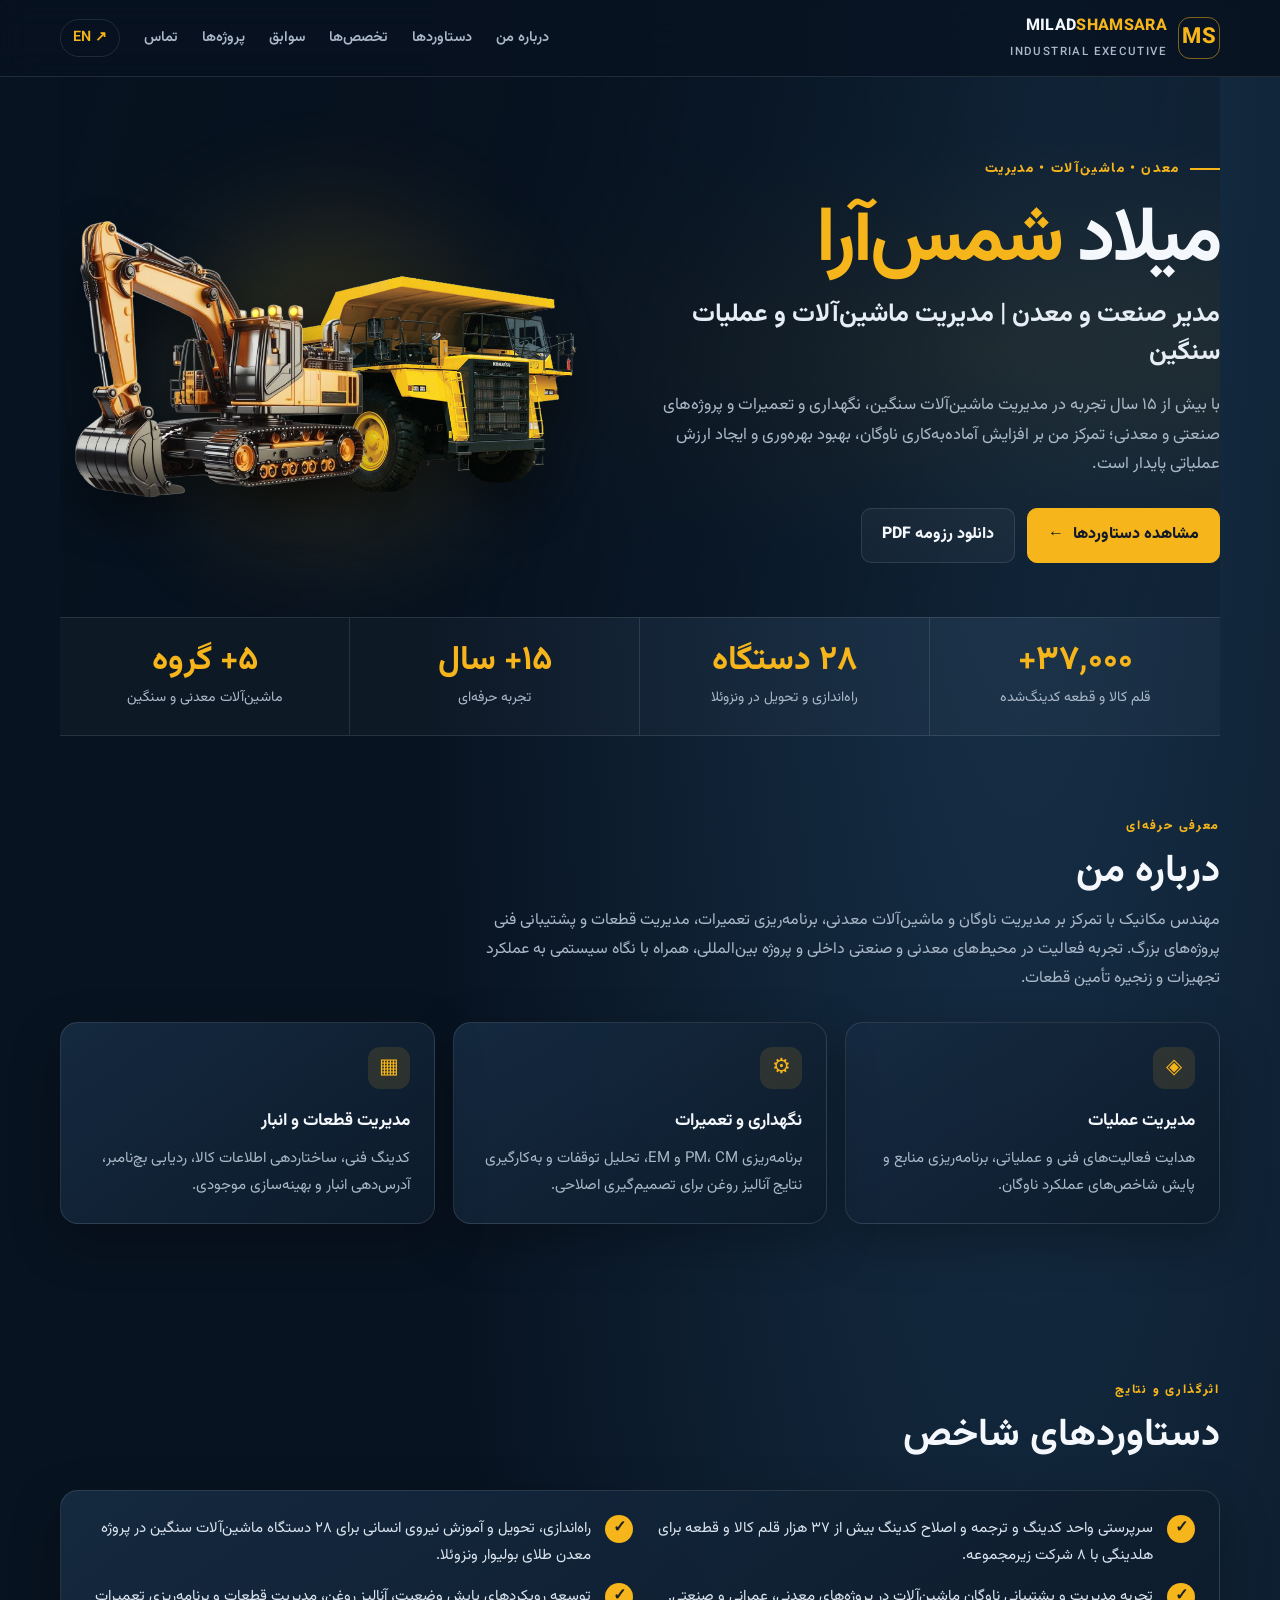
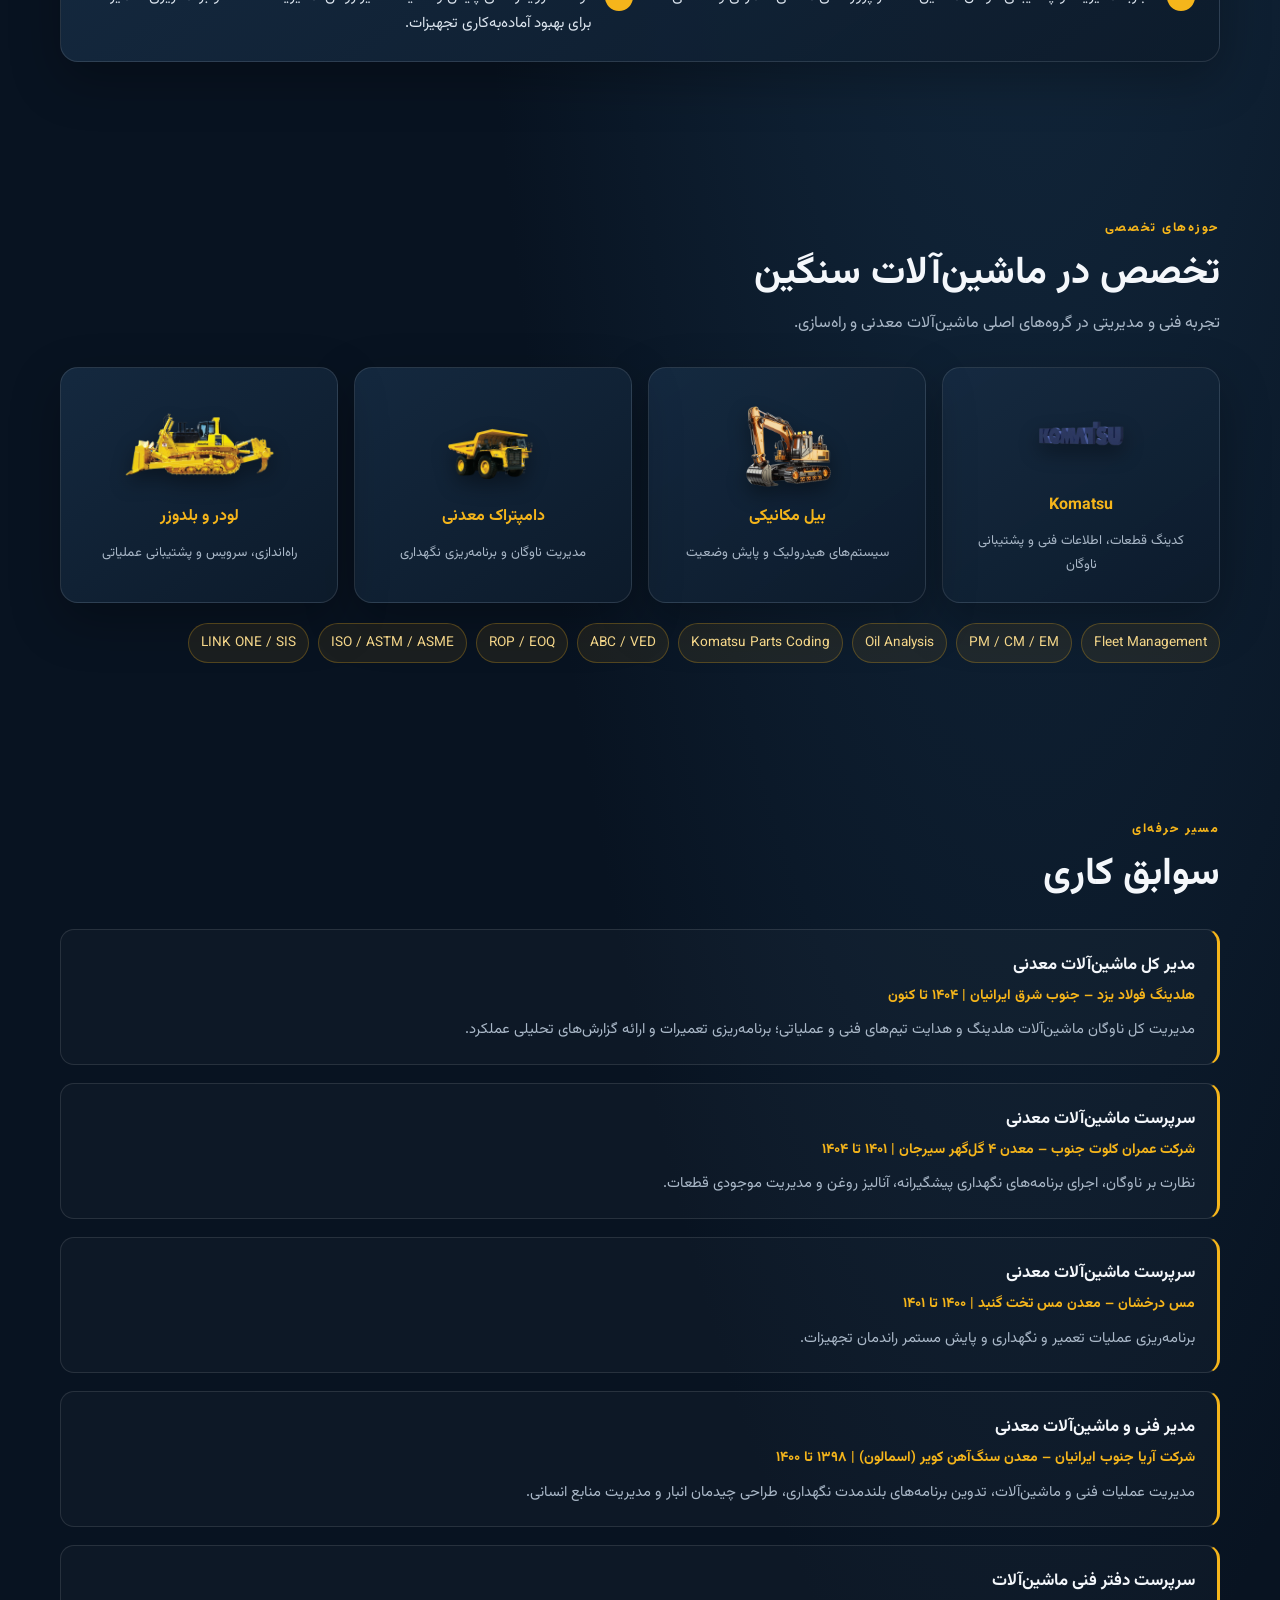
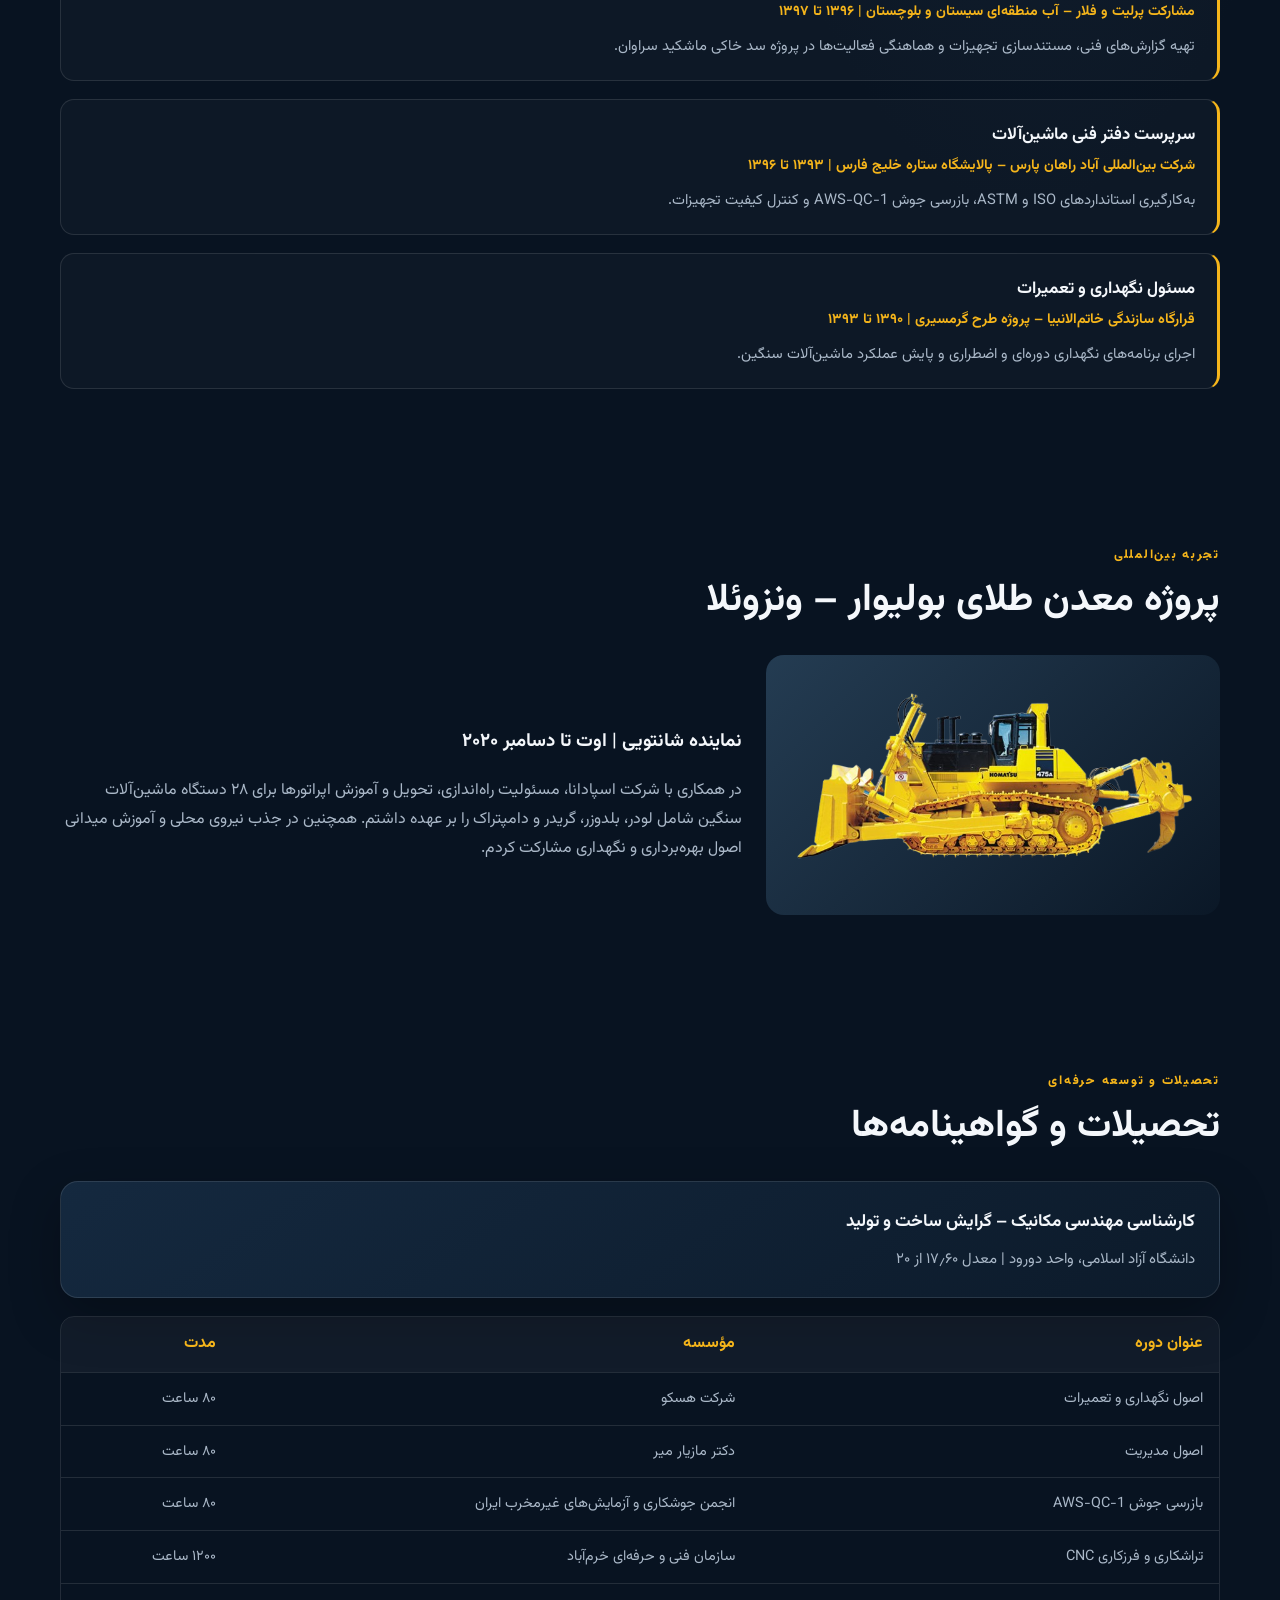
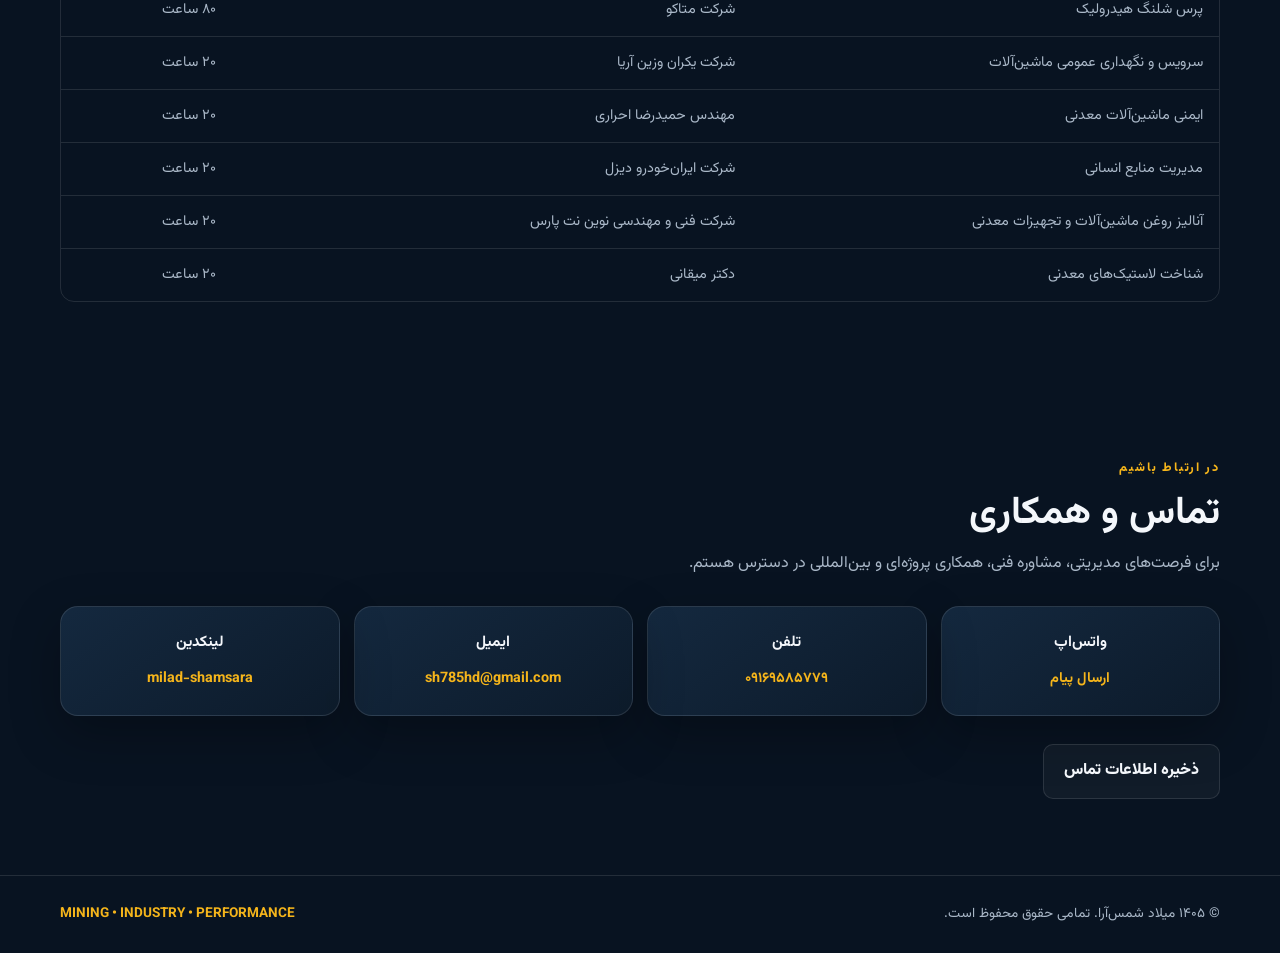
<file: index.html>
<!DOCTYPE html>
<html lang="fa" dir="rtl">
<head>
<meta charset="utf-8"><meta name="viewport" content="width=device-width, initial-scale=1">
<title>میلاد شمس‌آرا | مدیریت ماشین‌آلات و عملیات معدنی</title>
<meta name="description" content="میلاد شمس‌آرا؛ مدیر ماشین‌آلات و متخصص مدیریت ناوگان، نگهداری و تعمیرات، کدینگ قطعات و پروژه‌های معدنی.">
<meta name="theme-color" content="#081321"><meta property="og:type" content="website"><meta property="og:title" content="میلاد شمس‌آرا | مدیر صنعت و معدن"><meta property="og:description" content="مدیریت ماشین‌آلات سنگین، تعمیرات و نگهداری و بهبود عملکرد عملیات معدنی."><meta property="og:url" content="https://miladshamsara.github.io/">
<link rel="canonical" href="https://miladshamsara.github.io/"><link rel="stylesheet" href="assets/style.css">
</head>
<body>
<header class="site-header"><div class="container header-inner"><a class="brand" href="#top"><span class="brand-mark">MS</span><span class="brand-name">MILAD<span>SHAMSARA</span><small>INDUSTRIAL EXECUTIVE</small></span></a><nav class="nav" aria-label="ناوبری اصلی"><a href="#about">درباره من</a><a href="#achievements">دستاوردها</a><a href="#expertise">تخصص‌ها</a><a href="#experience">سوابق</a><a href="#projects">پروژه‌ها</a><a href="#contact">تماس</a><a class="lang" href="en/" lang="en" dir="ltr">EN ↗</a></nav></div></header>
<main id="top">
<section class="hero container"><div class="hero-copy"><span class="eyebrow">معدن • ماشین‌آلات • مدیریت</span><h1>میلاد <span>شمس‌آرا</span></h1><h2>مدیر صنعت و معدن | مدیریت ماشین‌آلات و عملیات سنگین</h2><p class="lead">با بیش از ۱۵ سال تجربه در مدیریت ماشین‌آلات سنگین، نگهداری و تعمیرات و پروژه‌های صنعتی و معدنی؛ تمرکز من بر افزایش آماده‌به‌کاری ناوگان، بهبود بهره‌وری و ایجاد ارزش عملیاتی پایدار است.</p><div class="hero-actions"><a class="btn btn-primary" href="#achievements">مشاهده دستاوردها <span>←</span></a><a class="btn btn-secondary" href="assets/resume-fa.pdf" download>دانلود رزومه PDF</a></div></div><div class="hero-visual" aria-label="ماشین‌آلات سنگین معدنی"><img class="hero-truck" src="assets/dump-truck.png" alt="دامپتراک معدنی"><img class="hero-excavator" src="assets/excavator.png" alt="بیل مکانیکی معدنی"></div></section>
<section class="metrics container" aria-label="دستاوردهای شاخص"><div class="metric"><strong>۳۷٬۰۰۰+</strong><span>قلم کالا و قطعه کدینگ‌شده</span></div><div class="metric"><strong>۲۸ دستگاه</strong><span>راه‌اندازی و تحویل در ونزوئلا</span></div><div class="metric"><strong>۱۵+ سال</strong><span>تجربه حرفه‌ای</span></div><div class="metric"><strong>۵+ گروه</strong><span>ماشین‌آلات معدنی و سنگین</span></div></section>
<section class="section container" id="about"><div class="section-head"><span class="section-kicker">معرفی حرفه‌ای</span><h2>درباره من</h2><p class="section-intro">مهندس مکانیک با تمرکز بر مدیریت ناوگان و ماشین‌آلات معدنی، برنامه‌ریزی تعمیرات، مدیریت قطعات و پشتیبانی فنی پروژه‌های بزرگ. تجربه فعالیت در محیط‌های معدنی و صنعتی داخلی و پروژه بین‌المللی، همراه با نگاه سیستمی به عملکرد تجهیزات و زنجیره تأمین قطعات.</p></div><div class="grid"><article class="panel"><div class="panel-icon">◈</div><h3>مدیریت عملیات</h3><p>هدایت فعالیت‌های فنی و عملیاتی، برنامه‌ریزی منابع و پایش شاخص‌های عملکرد ناوگان.</p></article><article class="panel"><div class="panel-icon">⚙</div><h3>نگهداری و تعمیرات</h3><p>برنامه‌ریزی PM، CM و EM، تحلیل توقفات و به‌کارگیری نتایج آنالیز روغن برای تصمیم‌گیری اصلاحی.</p></article><article class="panel"><div class="panel-icon">▦</div><h3>مدیریت قطعات و انبار</h3><p>کدینگ فنی، ساختاردهی اطلاعات کالا، ردیابی بچ‌نامبر، آدرس‌دهی انبار و بهینه‌سازی موجودی.</p></article></div></section>
<section class="section container" id="achievements"><div class="section-head"><span class="section-kicker">اثرگذاری و نتایج</span><h2>دستاوردهای شاخص</h2></div><div class="panel achievement-list"><div class="achievement"><span class="check">✓</span><p>سرپرستی واحد کدینگ و ترجمه و اصلاح کدینگ بیش از ۳۷ هزار قلم کالا و قطعه برای هلدینگی با ۸ شرکت زیرمجموعه.</p></div><div class="achievement"><span class="check">✓</span><p>راه‌اندازی، تحویل و آموزش نیروی انسانی برای ۲۸ دستگاه ماشین‌آلات سنگین در پروژه معدن طلای بولیوار ونزوئلا.</p></div><div class="achievement"><span class="check">✓</span><p>تجربه مدیریت و پشتیبانی ناوگان ماشین‌آلات در پروژه‌های معدنی، عمرانی و صنعتی.</p></div><div class="achievement"><span class="check">✓</span><p>توسعه رویکردهای پایش وضعیت، آنالیز روغن، مدیریت قطعات و برنامه‌ریزی تعمیرات برای بهبود آماده‌به‌کاری تجهیزات.</p></div></div></section>
<section class="section container" id="expertise"><div class="section-head"><span class="section-kicker">حوزه‌های تخصصی</span><h2>تخصص در ماشین‌آلات سنگین</h2><p class="section-intro">تجربه فنی و مدیریتی در گروه‌های اصلی ماشین‌آلات معدنی و راه‌سازی.</p></div><div class="equipment"><article class="panel equipment-card"><img src="assets/komatsu-logo.png" alt="لوگوی Komatsu"><h3>Komatsu</h3><p>کدینگ قطعات، اطلاعات فنی و پشتیبانی ناوگان</p></article><article class="panel equipment-card"><img src="assets/excavator.png" alt="بیل مکانیکی"><h3>بیل مکانیکی</h3><p>سیستم‌های هیدرولیک و پایش وضعیت</p></article><article class="panel equipment-card"><img src="assets/dump-truck.png" alt="دامپتراک"><h3>دامپتراک معدنی</h3><p>مدیریت ناوگان و برنامه‌ریزی نگهداری</p></article><article class="panel equipment-card"><img src="assets/loader.png" alt="ماشین‌آلات بارگیری و بلدوزر"><h3>لودر و بلدوزر</h3><p>راه‌اندازی، سرویس و پشتیبانی عملیاتی</p></article></div><div class="tags" style="margin-top:20px"><span class="tag">Fleet Management</span><span class="tag">PM / CM / EM</span><span class="tag">Oil Analysis</span><span class="tag">Komatsu Parts Coding</span><span class="tag">ABC / VED</span><span class="tag">ROP / EOQ</span><span class="tag">ISO / ASTM / ASME</span><span class="tag">LINK ONE / SIS</span></div></section>
<section class="section container" id="experience"><div class="section-head"><span class="section-kicker">مسیر حرفه‌ای</span><h2>سوابق کاری</h2></div><div class="timeline">
<article class="job"><h3>مدیر کل ماشین‌آلات معدنی</h3><p class="job-meta">هلدینگ فولاد یزد – جنوب شرق ایرانیان | ۱۴۰۴ تا کنون</p><p>مدیریت کل ناوگان ماشین‌آلات هلدینگ و هدایت تیم‌های فنی و عملیاتی؛ برنامه‌ریزی تعمیرات و ارائه گزارش‌های تحلیلی عملکرد.</p></article>
<article class="job"><h3>سرپرست ماشین‌آلات معدنی</h3><p class="job-meta">شرکت عمران کلوت جنوب – معدن ۴ گل‌گهر سیرجان | ۱۴۰۱ تا ۱۴۰۴</p><p>نظارت بر ناوگان، اجرای برنامه‌های نگهداری پیشگیرانه، آنالیز روغن و مدیریت موجودی قطعات.</p></article>
<article class="job"><h3>سرپرست ماشین‌آلات معدنی</h3><p class="job-meta">مس درخشان – معدن مس تخت گنبد | ۱۴۰۰ تا ۱۴۰۱</p><p>برنامه‌ریزی عملیات تعمیر و نگهداری و پایش مستمر راندمان تجهیزات.</p></article>
<article class="job"><h3>مدیر فنی و ماشین‌آلات معدنی</h3><p class="job-meta">شرکت آریا جنوب ایرانیان – معدن سنگ‌آهن کویر (اسمالون) | ۱۳۹۸ تا ۱۴۰۰</p><p>مدیریت عملیات فنی و ماشین‌آلات، تدوین برنامه‌های بلندمدت نگهداری، طراحی چیدمان انبار و مدیریت منابع انسانی.</p></article>
<article class="job"><h3>سرپرست دفتر فنی ماشین‌آلات</h3><p class="job-meta">مشارکت پرلیت و فلار – آب منطقه‌ای سیستان و بلوچستان | ۱۳۹۶ تا ۱۳۹۷</p><p>تهیه گزارش‌های فنی، مستندسازی تجهیزات و هماهنگی فعالیت‌ها در پروژه سد خاکی ماشکید سراوان.</p></article>
<article class="job"><h3>سرپرست دفتر فنی ماشین‌آلات</h3><p class="job-meta">شرکت بین‌المللی آباد راهان پارس – پالایشگاه ستاره خلیج فارس | ۱۳۹۳ تا ۱۳۹۶</p><p>به‌کارگیری استانداردهای ISO و ASTM، بازرسی جوش AWS-QC-1 و کنترل کیفیت تجهیزات.</p></article>
<article class="job"><h3>مسئول نگهداری و تعمیرات</h3><p class="job-meta">قرارگاه سازندگی خاتم‌الانبیا – پروژه طرح گرمسیری | ۱۳۹۰ تا ۱۳۹۳</p><p>اجرای برنامه‌های نگهداری دوره‌ای و اضطراری و پایش عملکرد ماشین‌آلات سنگین.</p></article>
</div></section>
<section class="section container" id="projects"><div class="section-head"><span class="section-kicker">تجربه بین‌المللی</span><h2>پروژه معدن طلای بولیوار – ونزوئلا</h2></div><div class="project-feature"><div class="project-photo"><img src="assets/loader.png" alt="ماشین‌آلات سنگین پروژه معدنی"></div><div><h3>نماینده شانتویی | اوت تا دسامبر ۲۰۲۰</h3><p class="section-intro">در همکاری با شرکت اسپادانا، مسئولیت راه‌اندازی، تحویل و آموزش اپراتورها برای ۲۸ دستگاه ماشین‌آلات سنگین شامل لودر، بلدوزر، گریدر و دامپتراک را بر عهده داشتم. همچنین در جذب نیروی محلی و آموزش میدانی اصول بهره‌برداری و نگهداری مشارکت کردم.</p></div></div></section>
<section class="section container"><div class="section-head"><span class="section-kicker">تحصیلات و توسعه حرفه‌ای</span><h2>تحصیلات و گواهینامه‌ها</h2></div><div class="panel" style="margin-bottom:18px"><h3>کارشناسی مهندسی مکانیک – گرایش ساخت و تولید</h3><p>دانشگاه آزاد اسلامی، واحد دورود | معدل ۱۷٫۶۰ از ۲۰</p></div><div class="table-wrap"><table class="training"><thead><tr><th>عنوان دوره</th><th>مؤسسه</th><th>مدت</th></tr></thead><tbody><tr><td>اصول نگهداری و تعمیرات</td><td>شرکت هسکو</td><td>۸۰ ساعت</td></tr><tr><td>اصول مدیریت</td><td>دکتر مازیار میر</td><td>۸۰ ساعت</td></tr><tr><td>بازرسی جوش AWS-QC-1</td><td>انجمن جوشکاری و آزمایش‌های غیرمخرب ایران</td><td>۸۰ ساعت</td></tr><tr><td>تراشکاری و فرزکاری CNC</td><td>سازمان فنی و حرفه‌ای خرم‌آباد</td><td>۱۲۰۰ ساعت</td></tr><tr><td>پرس شلنگ هیدرولیک</td><td>شرکت متاکو</td><td>۸۰ ساعت</td></tr><tr><td>سرویس و نگهداری عمومی ماشین‌آلات</td><td>شرکت یکران وزین آریا</td><td>۲۰ ساعت</td></tr><tr><td>ایمنی ماشین‌آلات معدنی</td><td>مهندس حمیدرضا احراری</td><td>۲۰ ساعت</td></tr><tr><td>مدیریت منابع انسانی</td><td>شرکت ایران‌خودرو دیزل</td><td>۲۰ ساعت</td></tr><tr><td>آنالیز روغن ماشین‌آلات و تجهیزات معدنی</td><td>شرکت فنی و مهندسی نوین نت پارس</td><td>۲۰ ساعت</td></tr><tr><td>شناخت لاستیک‌های معدنی</td><td>دکتر میقانی</td><td>۲۰ ساعت</td></tr></tbody></table></div></section>
<section class="section container" id="contact"><div class="section-head"><span class="section-kicker">در ارتباط باشیم</span><h2>تماس و همکاری</h2><p class="section-intro">برای فرصت‌های مدیریتی، مشاوره فنی، همکاری پروژه‌ای و بین‌المللی در دسترس هستم.</p></div><div class="contact-grid"><article class="panel contact-card"><h3>واتس‌اپ</h3><a href="https://wa.me/989169585779" target="_blank" rel="noopener">ارسال پیام</a></article><article class="panel contact-card"><h3>تلفن</h3><a href="tel:+989169585779">۰۹۱۶۹۵۸۵۷۷۹</a></article><article class="panel contact-card"><h3>ایمیل</h3><a href="mailto:sh785hd@gmail.com">sh785hd@gmail.com</a></article><article class="panel contact-card"><h3>لینکدین</h3><a href="https://www.linkedin.com/in/milad-shamsara" target="_blank" rel="noopener">milad-shamsara</a></article></div><div class="hero-actions"><a class="btn btn-secondary" href="assets/milad.vcf" download>ذخیره اطلاعات تماس</a></div></section>
</main><footer class="footer"><div class="container footer-inner"><span>© ۱۴۰۵ میلاد شمس‌آرا. تمامی حقوق محفوظ است.</span><strong>MINING • INDUSTRY • PERFORMANCE</strong></div></footer>
</body></html>
</file>
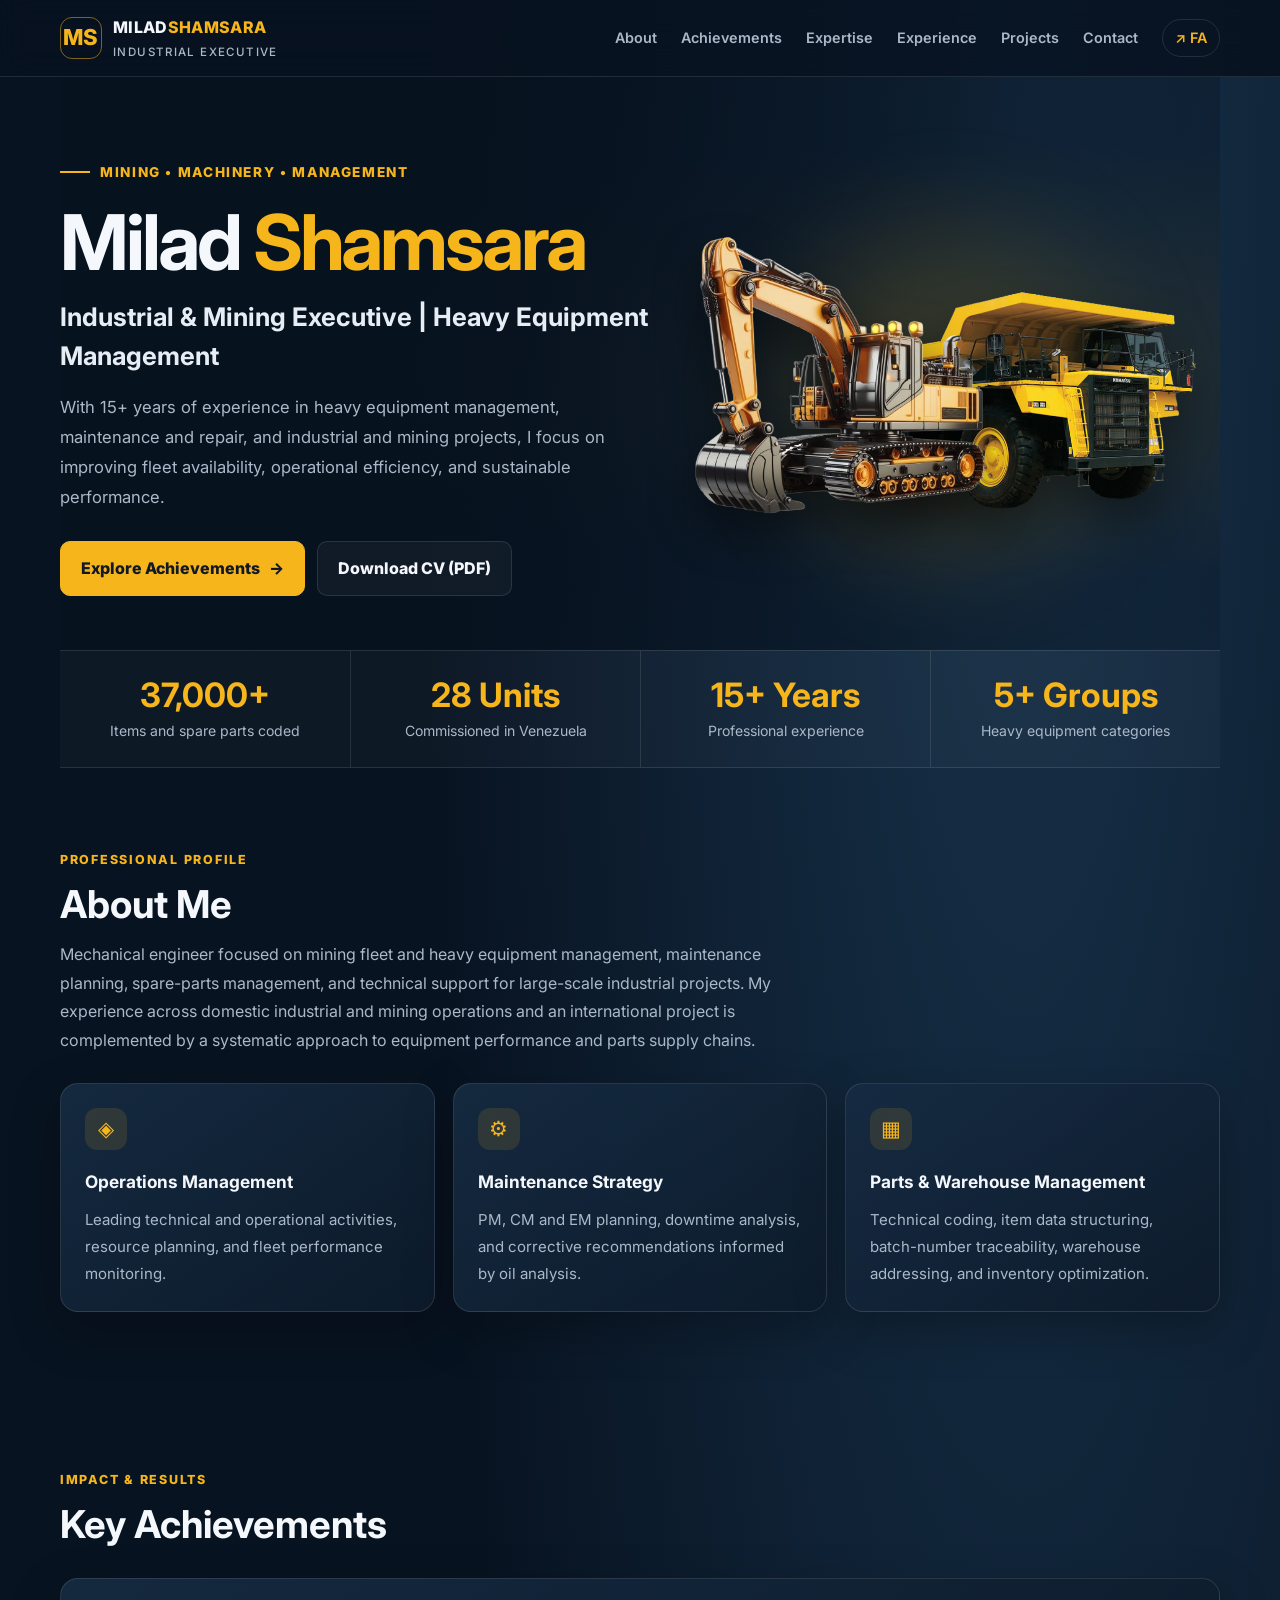
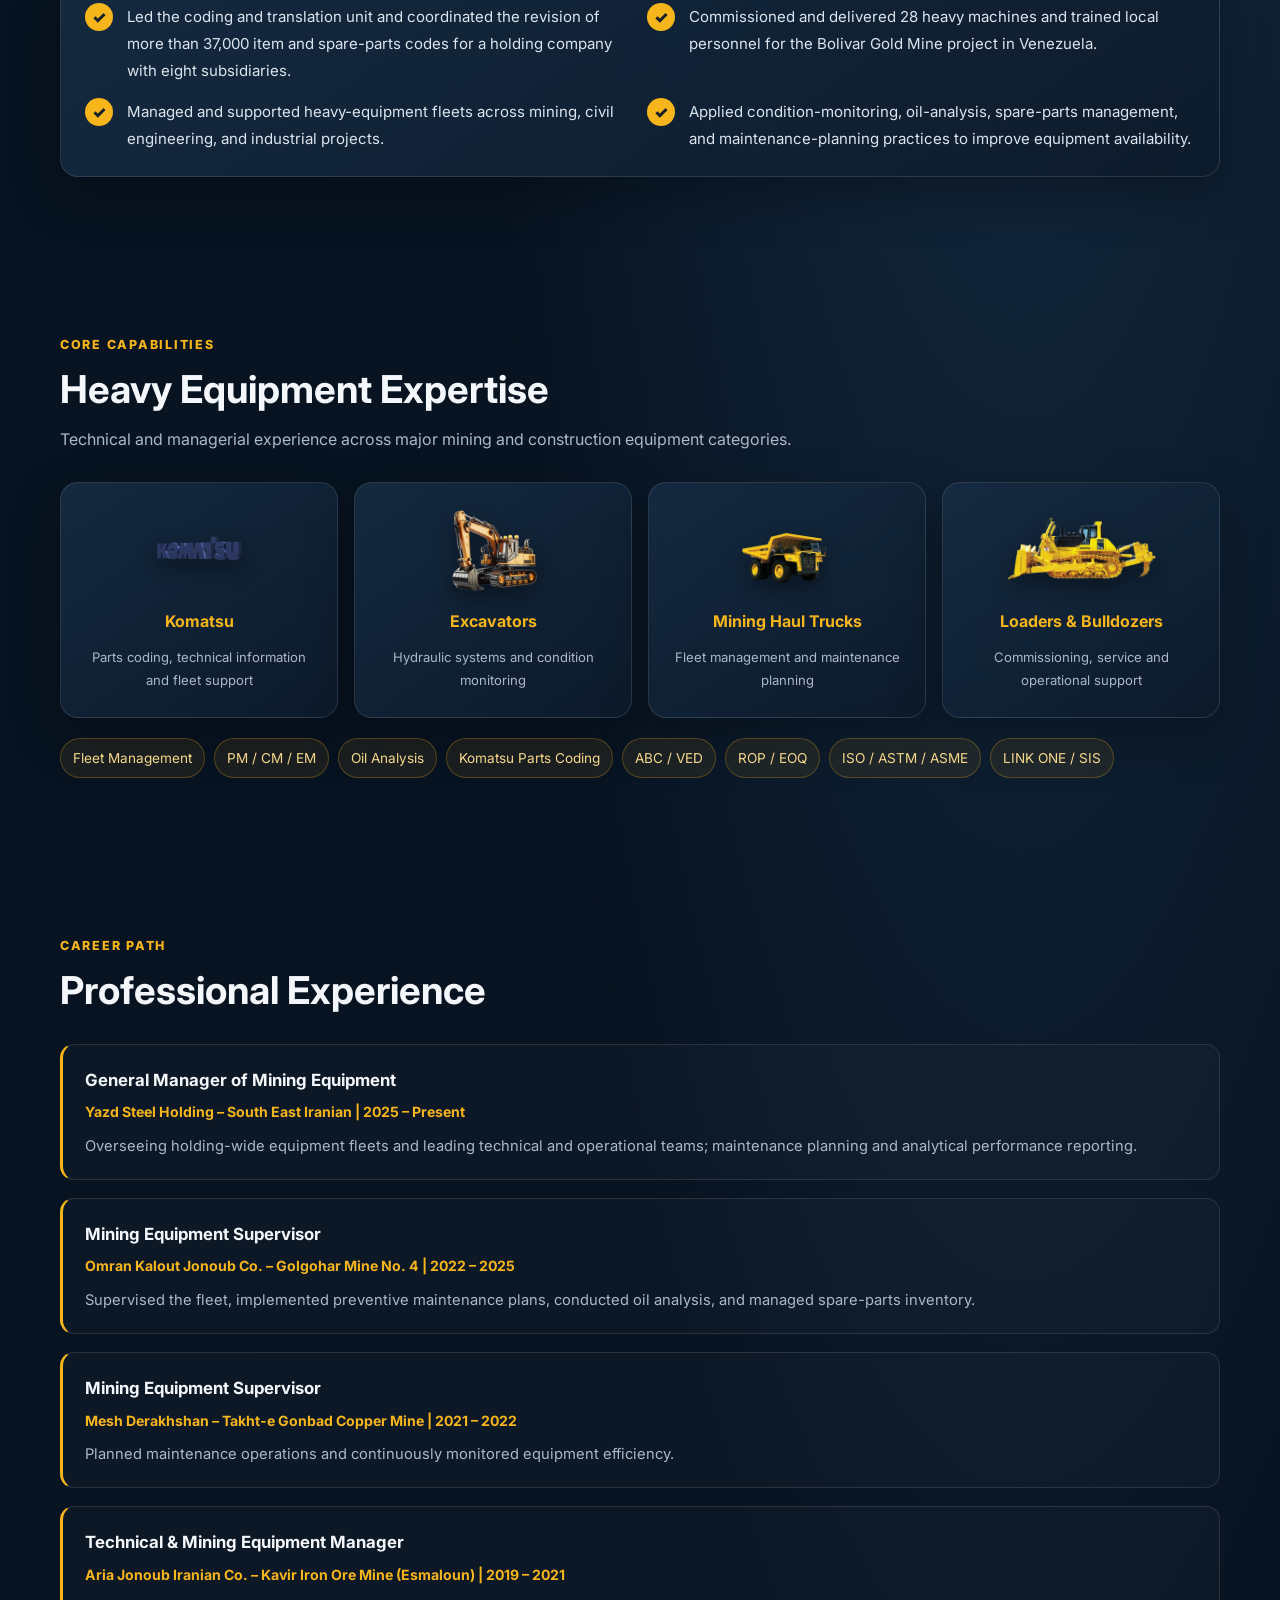
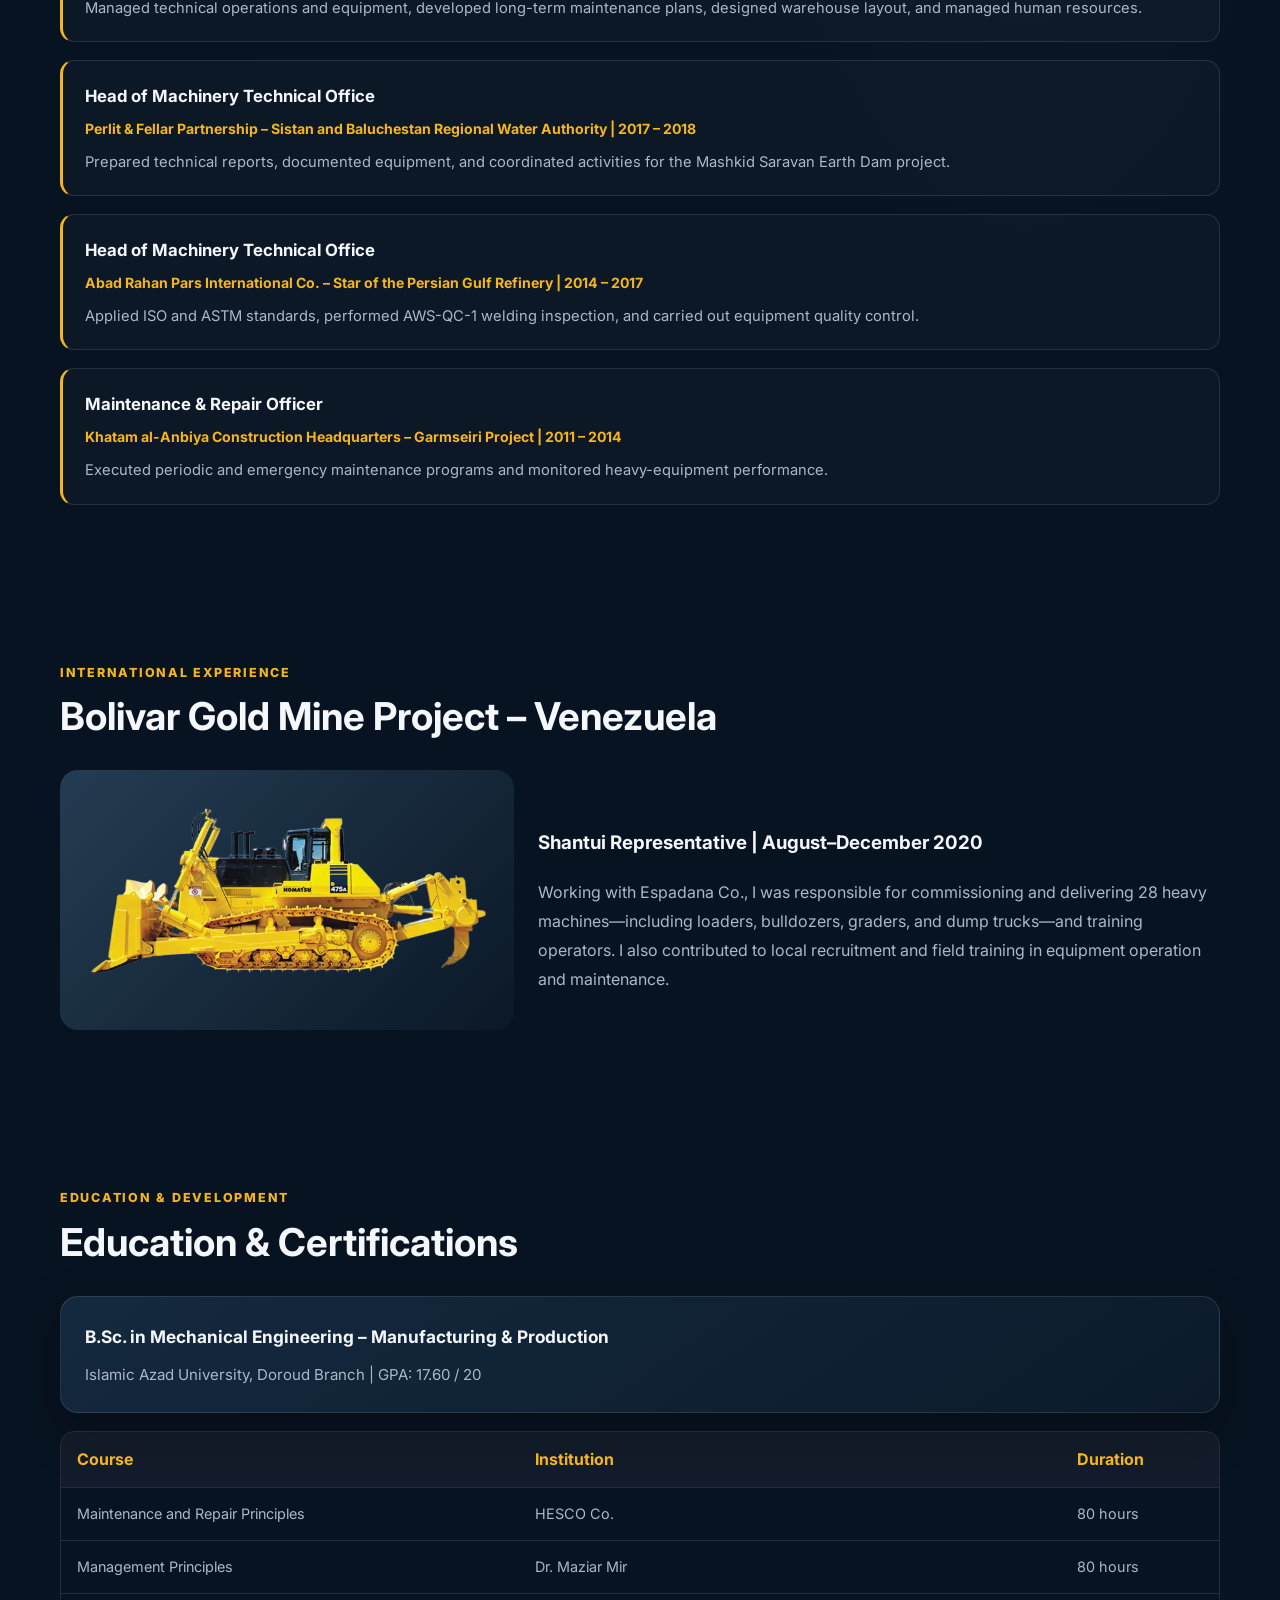
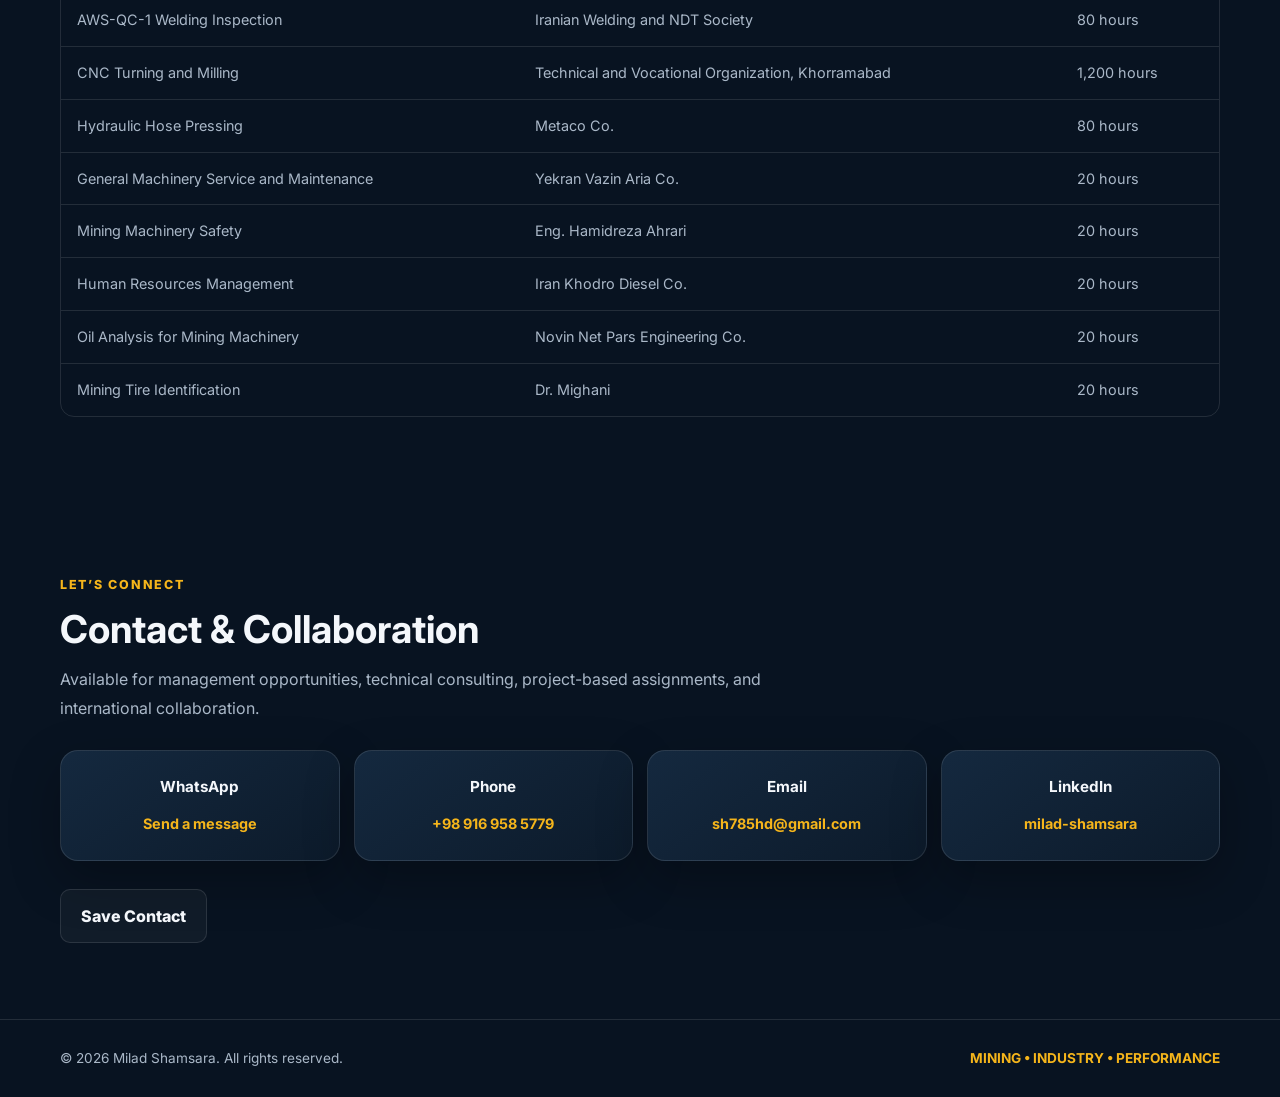
<file: en/index.html>
<!DOCTYPE html>
<html lang="en" dir="ltr">
<head>
<meta charset="utf-8"><meta name="viewport" content="width=device-width, initial-scale=1">
<title>Milad Shamsara | Industrial & Mining Executive</title>
<meta name="description" content="Milad Shamsara — industrial and mining executive focused on heavy equipment management, fleet maintenance, parts coding and operational performance.">
<meta name="theme-color" content="#081321"><meta property="og:type" content="website"><meta property="og:title" content="Milad Shamsara | Industrial & Mining Executive"><meta property="og:description" content="Heavy equipment management, maintenance strategy, parts coding and mining operations."><meta property="og:url" content="https://miladshamsara.github.io/en/">
<link rel="canonical" href="https://miladshamsara.github.io/en/"><link rel="stylesheet" href="../assets/style.css">
</head><body>
<header class="site-header"><div class="container header-inner"><a class="brand" href="#top"><span class="brand-mark">MS</span><span class="brand-name">MILAD<span>SHAMSARA</span><small>INDUSTRIAL EXECUTIVE</small></span></a><nav class="nav" aria-label="Main navigation"><a href="#about">About</a><a href="#achievements">Achievements</a><a href="#expertise">Expertise</a><a href="#experience">Experience</a><a href="#projects">Projects</a><a href="#contact">Contact</a><a class="lang" href="../" lang="fa" dir="rtl">FA ↗</a></nav></div></header>
<main id="top"><section class="hero container"><div class="hero-copy"><span class="eyebrow">MINING • MACHINERY • MANAGEMENT</span><h1>Milad <span>Shamsara</span></h1><h2>Industrial & Mining Executive | Heavy Equipment Management</h2><p class="lead">With 15+ years of experience in heavy equipment management, maintenance and repair, and industrial and mining projects, I focus on improving fleet availability, operational efficiency, and sustainable performance.</p><div class="hero-actions"><a class="btn btn-primary" href="#achievements">Explore Achievements <span>→</span></a><a class="btn btn-secondary" href="../assets/resume-en.pdf" download>Download CV (PDF)</a></div></div><div class="hero-visual" aria-label="Heavy mining equipment"><img class="hero-truck" src="../assets/dump-truck.png" alt="Mining haul truck"><img class="hero-excavator" src="../assets/excavator.png" alt="Mining excavator"></div></section>
<section class="metrics container" aria-label="Key figures"><div class="metric"><strong>37,000+</strong><span>Items and spare parts coded</span></div><div class="metric"><strong>28 Units</strong><span>Commissioned in Venezuela</span></div><div class="metric"><strong>15+ Years</strong><span>Professional experience</span></div><div class="metric"><strong>5+ Groups</strong><span>Heavy equipment categories</span></div></section>
<section class="section container" id="about"><div class="section-head"><span class="section-kicker">Professional Profile</span><h2>About Me</h2><p class="section-intro">Mechanical engineer focused on mining fleet and heavy equipment management, maintenance planning, spare-parts management, and technical support for large-scale industrial projects. My experience across domestic industrial and mining operations and an international project is complemented by a systematic approach to equipment performance and parts supply chains.</p></div><div class="grid"><article class="panel"><div class="panel-icon">◈</div><h3>Operations Management</h3><p>Leading technical and operational activities, resource planning, and fleet performance monitoring.</p></article><article class="panel"><div class="panel-icon">⚙</div><h3>Maintenance Strategy</h3><p>PM, CM and EM planning, downtime analysis, and corrective recommendations informed by oil analysis.</p></article><article class="panel"><div class="panel-icon">▦</div><h3>Parts & Warehouse Management</h3><p>Technical coding, item data structuring, batch-number traceability, warehouse addressing, and inventory optimization.</p></article></div></section>
<section class="section container" id="achievements"><div class="section-head"><span class="section-kicker">Impact & Results</span><h2>Key Achievements</h2></div><div class="panel achievement-list"><div class="achievement"><span class="check">✓</span><p>Led the coding and translation unit and coordinated the revision of more than 37,000 item and spare-parts codes for a holding company with eight subsidiaries.</p></div><div class="achievement"><span class="check">✓</span><p>Commissioned and delivered 28 heavy machines and trained local personnel for the Bolivar Gold Mine project in Venezuela.</p></div><div class="achievement"><span class="check">✓</span><p>Managed and supported heavy-equipment fleets across mining, civil engineering, and industrial projects.</p></div><div class="achievement"><span class="check">✓</span><p>Applied condition-monitoring, oil-analysis, spare-parts management, and maintenance-planning practices to improve equipment availability.</p></div></div></section>
<section class="section container" id="expertise"><div class="section-head"><span class="section-kicker">Core Capabilities</span><h2>Heavy Equipment Expertise</h2><p class="section-intro">Technical and managerial experience across major mining and construction equipment categories.</p></div><div class="equipment"><article class="panel equipment-card"><img src="../assets/komatsu-logo.png" alt="Komatsu logo"><h3>Komatsu</h3><p>Parts coding, technical information and fleet support</p></article><article class="panel equipment-card"><img src="../assets/excavator.png" alt="Excavator"><h3>Excavators</h3><p>Hydraulic systems and condition monitoring</p></article><article class="panel equipment-card"><img src="../assets/dump-truck.png" alt="Mining haul truck"><h3>Mining Haul Trucks</h3><p>Fleet management and maintenance planning</p></article><article class="panel equipment-card"><img src="../assets/loader.png" alt="Loader and bulldozer"><h3>Loaders & Bulldozers</h3><p>Commissioning, service and operational support</p></article></div><div class="tags" style="margin-top:20px"><span class="tag">Fleet Management</span><span class="tag">PM / CM / EM</span><span class="tag">Oil Analysis</span><span class="tag">Komatsu Parts Coding</span><span class="tag">ABC / VED</span><span class="tag">ROP / EOQ</span><span class="tag">ISO / ASTM / ASME</span><span class="tag">LINK ONE / SIS</span></div></section>
<section class="section container" id="experience"><div class="section-head"><span class="section-kicker">Career Path</span><h2>Professional Experience</h2></div><div class="timeline">
<article class="job"><h3>General Manager of Mining Equipment</h3><p class="job-meta">Yazd Steel Holding – South East Iranian | 2025 – Present</p><p>Overseeing holding-wide equipment fleets and leading technical and operational teams; maintenance planning and analytical performance reporting.</p></article>
<article class="job"><h3>Mining Equipment Supervisor</h3><p class="job-meta">Omran Kalout Jonoub Co. – Golgohar Mine No. 4 | 2022 – 2025</p><p>Supervised the fleet, implemented preventive maintenance plans, conducted oil analysis, and managed spare-parts inventory.</p></article>
<article class="job"><h3>Mining Equipment Supervisor</h3><p class="job-meta">Mesh Derakhshan – Takht-e Gonbad Copper Mine | 2021 – 2022</p><p>Planned maintenance operations and continuously monitored equipment efficiency.</p></article>
<article class="job"><h3>Technical & Mining Equipment Manager</h3><p class="job-meta">Aria Jonoub Iranian Co. – Kavir Iron Ore Mine (Esmaloun) | 2019 – 2021</p><p>Managed technical operations and equipment, developed long-term maintenance plans, designed warehouse layout, and managed human resources.</p></article>
<article class="job"><h3>Head of Machinery Technical Office</h3><p class="job-meta">Perlit & Fellar Partnership – Sistan and Baluchestan Regional Water Authority | 2017 – 2018</p><p>Prepared technical reports, documented equipment, and coordinated activities for the Mashkid Saravan Earth Dam project.</p></article>
<article class="job"><h3>Head of Machinery Technical Office</h3><p class="job-meta">Abad Rahan Pars International Co. – Star of the Persian Gulf Refinery | 2014 – 2017</p><p>Applied ISO and ASTM standards, performed AWS-QC-1 welding inspection, and carried out equipment quality control.</p></article>
<article class="job"><h3>Maintenance & Repair Officer</h3><p class="job-meta">Khatam al-Anbiya Construction Headquarters – Garmseiri Project | 2011 – 2014</p><p>Executed periodic and emergency maintenance programs and monitored heavy-equipment performance.</p></article>
</div></section>
<section class="section container" id="projects"><div class="section-head"><span class="section-kicker">International Experience</span><h2>Bolivar Gold Mine Project – Venezuela</h2></div><div class="project-feature"><div class="project-photo"><img src="../assets/loader.png" alt="Heavy equipment used in the mining project"></div><div><h3>Shantui Representative | August–December 2020</h3><p class="section-intro">Working with Espadana Co., I was responsible for commissioning and delivering 28 heavy machines—including loaders, bulldozers, graders, and dump trucks—and training operators. I also contributed to local recruitment and field training in equipment operation and maintenance.</p></div></div></section>
<section class="section container"><div class="section-head"><span class="section-kicker">Education & Development</span><h2>Education & Certifications</h2></div><div class="panel" style="margin-bottom:18px"><h3>B.Sc. in Mechanical Engineering – Manufacturing & Production</h3><p>Islamic Azad University, Doroud Branch | GPA: 17.60 / 20</p></div><div class="table-wrap"><table class="training"><thead><tr><th>Course</th><th>Institution</th><th>Duration</th></tr></thead><tbody><tr><td>Maintenance and Repair Principles</td><td>HESCO Co.</td><td>80 hours</td></tr><tr><td>Management Principles</td><td>Dr. Maziar Mir</td><td>80 hours</td></tr><tr><td>AWS-QC-1 Welding Inspection</td><td>Iranian Welding and NDT Society</td><td>80 hours</td></tr><tr><td>CNC Turning and Milling</td><td>Technical and Vocational Organization, Khorramabad</td><td>1,200 hours</td></tr><tr><td>Hydraulic Hose Pressing</td><td>Metaco Co.</td><td>80 hours</td></tr><tr><td>General Machinery Service and Maintenance</td><td>Yekran Vazin Aria Co.</td><td>20 hours</td></tr><tr><td>Mining Machinery Safety</td><td>Eng. Hamidreza Ahrari</td><td>20 hours</td></tr><tr><td>Human Resources Management</td><td>Iran Khodro Diesel Co.</td><td>20 hours</td></tr><tr><td>Oil Analysis for Mining Machinery</td><td>Novin Net Pars Engineering Co.</td><td>20 hours</td></tr><tr><td>Mining Tire Identification</td><td>Dr. Mighani</td><td>20 hours</td></tr></tbody></table></div></section>
<section class="section container" id="contact"><div class="section-head"><span class="section-kicker">Let’s Connect</span><h2>Contact & Collaboration</h2><p class="section-intro">Available for management opportunities, technical consulting, project-based assignments, and international collaboration.</p></div><div class="contact-grid"><article class="panel contact-card"><h3>WhatsApp</h3><a href="https://wa.me/989169585779" target="_blank" rel="noopener">Send a message</a></article><article class="panel contact-card"><h3>Phone</h3><a href="tel:+989169585779">+98 916 958 5779</a></article><article class="panel contact-card"><h3>Email</h3><a href="mailto:sh785hd@gmail.com">sh785hd@gmail.com</a></article><article class="panel contact-card"><h3>LinkedIn</h3><a href="https://www.linkedin.com/in/milad-shamsara" target="_blank" rel="noopener">milad-shamsara</a></article></div><div class="hero-actions"><a class="btn btn-secondary" href="../assets/milad.vcf" download>Save Contact</a></div></section></main>
<footer class="footer"><div class="container footer-inner"><span>© 2026 Milad Shamsara. All rights reserved.</span><strong>MINING • INDUSTRY • PERFORMANCE</strong></div></footer></body></html>
</file>
<file: assets/style.css>
@import url('https://fonts.googleapis.com/css2?family=Inter:wght@400;500;600;700;800&family=Vazirmatn:wght@400;500;600;700;800&display=swap');
:root{--bg:#081321;--bg2:#0d1b2b;--panel:#112238;--panel2:#162b42;--text:#f4f7fb;--muted:#aab8c8;--line:rgba(255,255,255,.11);--gold:#f5b51b;--gold2:#ffd15b;--max:1160px;--radius:18px;--shadow:0 18px 50px rgba(0,0,0,.28)}
*{box-sizing:border-box}html{scroll-behavior:smooth;scroll-padding-top:90px}body{margin:0;background:radial-gradient(ellipse at 80% 0%,#18334c 0,transparent 42%),var(--bg);color:var(--text);font-family:Inter,'Vazirmatn',sans-serif;line-height:1.8;-webkit-font-smoothing:antialiased}html[lang="fa"] body{font-family:'Vazirmatn',sans-serif}a{color:inherit}.container{width:min(var(--max),calc(100% - 40px));margin-inline:auto}.site-header{position:sticky;top:0;z-index:50;background:rgba(7,18,31,.88);backdrop-filter:blur(16px);border-bottom:1px solid var(--line)}.header-inner{min-height:76px;display:flex;align-items:center;justify-content:space-between;gap:24px}.brand{display:flex;align-items:center;gap:11px;text-decoration:none;font-weight:800;letter-spacing:.02em;white-space:nowrap}.brand-mark{width:42px;height:42px;display:grid;place-items:center;border:1px solid rgba(245,181,27,.5);border-radius:12px;color:var(--gold);font-size:22px}.brand-name span{color:var(--gold)}.brand small{display:block;color:var(--muted);font-size:.72rem;font-weight:500;letter-spacing:.12em}.nav{display:flex;align-items:center;gap:clamp(10px,2vw,24px);flex-wrap:wrap}.nav a{color:var(--muted);text-decoration:none;font-size:.9rem;font-weight:600;transition:.2s}.nav a:hover,.nav a:focus-visible{color:var(--gold)}.lang{border:1px solid var(--line);padding:5px 12px;border-radius:999px;color:var(--gold)!important}.hero{position:relative;isolation:isolate;overflow:hidden;padding-block:76px 54px;min-height:500px;display:grid;grid-template-columns:1.05fr .95fr;align-items:center;gap:24px}.hero:before{content:"";position:absolute;inset:0;z-index:-2;background:linear-gradient(105deg,rgba(7,18,31,.98) 0%,rgba(7,18,31,.9) 40%,rgba(7,18,31,.2) 100%),radial-gradient(ellipse at 80% 50%,rgba(245,181,27,.13),transparent 55%)}.hero-copy{position:relative;z-index:2}.eyebrow{display:inline-flex;align-items:center;gap:10px;color:var(--gold);font-size:.85rem;font-weight:800;letter-spacing:.12em;text-transform:uppercase}.eyebrow:before{content:"";width:30px;height:2px;background:var(--gold)}h1{font-size:clamp(2.6rem,6vw,5rem);line-height:1.12;letter-spacing:-.04em;margin:16px 0 12px}h1 span{color:var(--gold)}.hero h2{font-size:clamp(1.15rem,2vw,1.65rem);line-height:1.5;margin:0 0 18px;color:#e6edf5}.lead{color:var(--muted);font-size:1.04rem;max-width:650px;margin:0}.hero-actions{display:flex;flex-wrap:wrap;gap:12px;margin-top:28px}.btn{display:inline-flex;align-items:center;justify-content:center;gap:9px;padding:12px 20px;border-radius:10px;text-decoration:none;font-weight:800;border:1px solid var(--line);transition:.2s}.btn-primary{background:var(--gold);border-color:var(--gold);color:#111827}.btn-secondary{background:rgba(255,255,255,.04);color:var(--text)}.btn:hover{transform:translateY(-2px);box-shadow:0 10px 25px rgba(0,0,0,.25)}.hero-visual{height:390px;position:relative;display:flex;align-items:end;justify-content:center}.hero-visual:before{content:"";position:absolute;width:330px;height:330px;border-radius:50%;background:rgba(245,181,27,.13);filter:blur(55px);bottom:10px}.hero-visual img{position:absolute;object-fit:contain;filter:drop-shadow(0 22px 24px rgba(0,0,0,.45))}.hero-truck{width:min(100%,390px);right:0;bottom:0;z-index:1}.hero-excavator{width:min(78%,310px);left:0;bottom:34px;z-index:2}.metrics{display:grid;grid-template-columns:repeat(4,1fr);border-block:1px solid var(--line);background:rgba(255,255,255,.025)}.metric{padding:22px 16px;text-align:center;border-inline-start:1px solid var(--line)}.metric:first-child{border:0}.metric strong{display:block;color:var(--gold);font-size:clamp(1.5rem,3vw,2.1rem);line-height:1.3}.metric span{color:var(--muted);font-size:.88rem}.section{padding-block:76px}.section-head{margin-bottom:28px}.section-kicker{color:var(--gold);font-size:.78rem;font-weight:800;letter-spacing:.14em;text-transform:uppercase}.section h2{font-size:clamp(1.7rem,3vw,2.4rem);line-height:1.3;margin:7px 0 10px}.section-intro{color:var(--muted);max-width:760px;margin:0}.grid{display:grid;grid-template-columns:repeat(3,1fr);gap:18px}.panel{background:linear-gradient(145deg,rgba(22,43,66,.92),rgba(13,27,43,.94));border:1px solid var(--line);border-radius:var(--radius);padding:24px;box-shadow:var(--shadow)}.panel h3{margin:0 0 9px;font-size:1.08rem}.panel p{margin:0;color:var(--muted);font-size:.94rem}.panel-icon{width:42px;height:42px;border-radius:12px;background:rgba(245,181,27,.12);color:var(--gold);display:grid;place-items:center;font-size:21px;margin-bottom:16px}.equipment{display:grid;grid-template-columns:repeat(4,1fr);gap:16px}.equipment-card{min-height:190px;display:flex;flex-direction:column;align-items:center;justify-content:center;text-align:center;gap:10px}.equipment-card img{height:90px;max-width:100%;object-fit:contain;filter:drop-shadow(0 8px 10px rgba(0,0,0,.4))}.equipment-card h3{margin:0;color:var(--gold);font-size:1rem}.equipment-card p{font-size:.82rem}.achievement-list{display:grid;grid-template-columns:repeat(2,1fr);gap:14px}.achievement{display:flex;gap:14px;align-items:flex-start}.check{flex:0 0 28px;width:28px;height:28px;border-radius:50%;display:grid;place-items:center;background:var(--gold);color:#17202a;font-weight:900}.achievement p{margin:0;color:#dce5ef}.timeline{display:grid;gap:18px}.job{padding:20px 22px;border:1px solid var(--line);border-radius:14px;background:rgba(255,255,255,.025);border-inline-start:3px solid var(--gold)}.job h3{margin:0 0 4px;font-size:1.05rem}.job-meta{color:var(--gold);font-size:.88rem;font-weight:700;margin:0 0 8px}.job p:last-child{margin:0;color:var(--muted);font-size:.92rem}.project-feature{display:grid;grid-template-columns:.8fr 1.2fr;gap:24px;align-items:center}.project-photo{min-height:260px;border-radius:var(--radius);overflow:hidden;background:linear-gradient(135deg,#243c52,#0b1827);display:grid;place-items:center}.project-photo img{width:90%;height:240px;object-fit:contain}.tags{display:flex;flex-wrap:wrap;gap:9px}.tag{border:1px solid rgba(245,181,27,.25);background:rgba(245,181,27,.08);color:#f5d78a;border-radius:999px;padding:7px 12px;font-size:.85rem}.table-wrap{overflow-x:auto;border:1px solid var(--line);border-radius:14px}.training{width:100%;border-collapse:collapse;min-width:560px}.training th,.training td{padding:13px 16px;text-align:start;border-bottom:1px solid var(--line)}.training th{color:var(--gold);background:rgba(255,255,255,.04)}.training td{color:var(--muted);font-size:.9rem}.training tr:last-child td{border:0}.contact-grid{display:grid;grid-template-columns:repeat(4,1fr);gap:14px}.contact-card{text-align:center;padding:22px 12px}.contact-card h3{font-size:.95rem;margin:0 0 8px}.contact-card a{color:var(--gold);font-weight:700;text-decoration:none;overflow-wrap:anywhere;font-size:.9rem}.footer{padding:26px 0;border-top:1px solid var(--line);color:var(--muted);font-size:.85rem}.footer-inner{display:flex;align-items:center;justify-content:space-between;gap:15px;flex-wrap:wrap}.footer strong{color:var(--gold)}:focus-visible{outline:2px solid var(--gold);outline-offset:3px} @media(max-width:900px){.hero{grid-template-columns:1fr;padding-block:55px 35px}.hero-copy{text-align:center}.hero-copy .lead{margin-inline:auto}.eyebrow{justify-content:center}.hero-actions{justify-content:center}.hero-visual{height:300px;max-width:560px;width:100%;margin-inline:auto}.grid{grid-template-columns:repeat(2,1fr)}.equipment{grid-template-columns:repeat(2,1fr)}.contact-grid{grid-template-columns:repeat(2,1fr)}}@media(max-width:640px){.container{width:min(var(--max),calc(100% - 28px))}.header-inner{padding-block:12px;align-items:flex-start;flex-direction:column;gap:10px}.nav{gap:8px 14px}.nav a{font-size:.8rem}.hero{min-height:0;padding-top:48px}.hero-visual{height:235px}.hero-truck{width:76%}.hero-excavator{width:57%;bottom:20px}.metrics{grid-template-columns:repeat(2,1fr)}.metric{border-bottom:1px solid var(--line);padding:16px 8px}.metric:nth-child(odd){border-inline-start:0}.metric:nth-last-child(-n+2){border-bottom:0}.section{padding-block:52px}.grid,.achievement-list,.project-feature{grid-template-columns:1fr}.equipment{grid-template-columns:repeat(2,1fr);gap:10px}.equipment-card{min-height:160px;padding:15px}.equipment-card img{height:72px}.contact-grid{grid-template-columns:repeat(2,1fr)}h1{font-size:2.65rem}.panel{padding:20px}}@media print{.site-header,.hero-actions{display:none}.hero{min-height:0}.section{padding-block:24px}.panel,.job{break-inside:avoid;background:#fff;color:#111;box-shadow:none}.panel p,.job p:last-child{color:#333}body{background:#fff;color:#111}}
</file>
